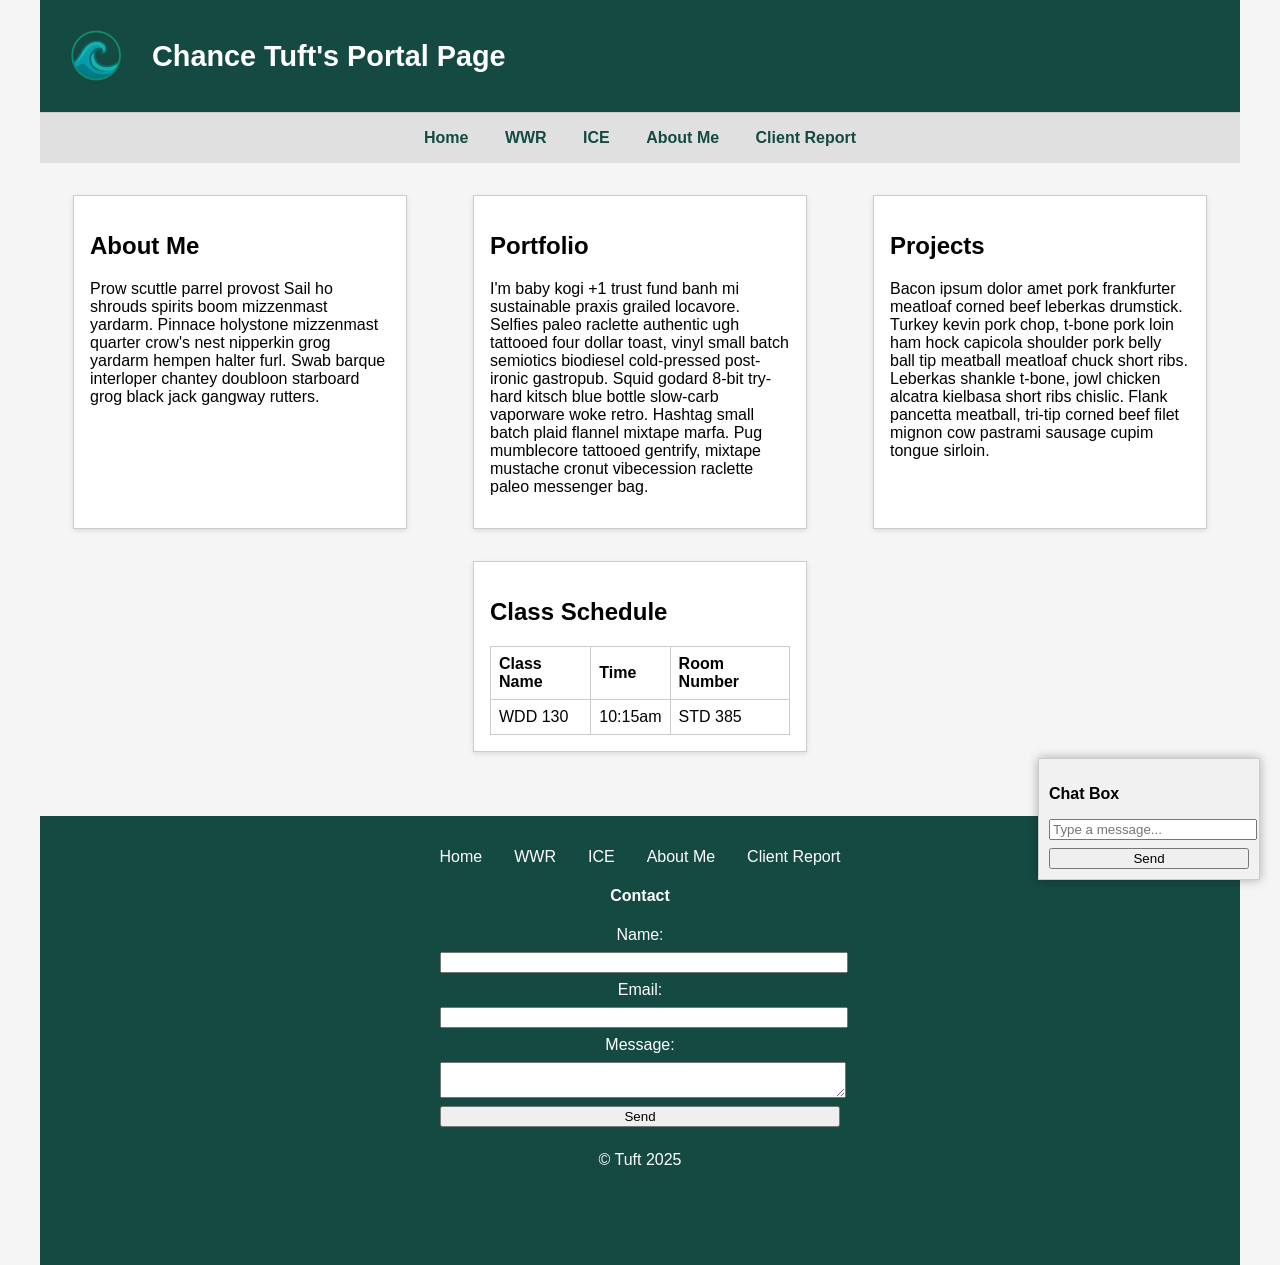
<file: index.html>
<!DOCTYPE html>
<!-- This is a comment -->
<html lang="en">
<head>
    <meta charset="UTF-8" />
    <meta name="viewport" content="width=device-width, initial-scale=1.0" />
    <title>Portal Page</title>
    <style>
        /* General page styles */
        body {
            background-color: #f5f5f5;
            font-family: Arial, sans-serif;
            margin: 0;
            padding: 0;
        }

        /* Wrapper for layout */
        #wrapper {
            max-width: 1200px;
            margin: 0 auto;
            padding: 0 1rem;
        }

        /* Header */
        header {
            display: flex;
            align-items: center;
            background-color: #154a43;
            padding: 1rem;
            border-bottom: 1px solid #ccc;
            color: white;
        }
        header img {
            margin-right: 1rem;
        }
        header h1 {
            font-size: 1.8rem;
            margin: 0;
        }

        /* Navigation */
        nav {
            background-color: #e0e0e0;
            padding: 1rem;
            text-align: center;
        }
        nav a {
            margin: 0 1rem;
            text-decoration: none;
            color: #154a43;
            font-weight: bold;
        }
        nav a:hover {
            text-decoration: underline;
        }

        /* Main content */
        main {
            display: flex;
            flex-wrap: wrap;
            justify-content: space-around;
            padding: 1rem 0;
        }
        main section {
            background-color: #fff;
            border: 1px solid #ccc;
            padding: 1rem;
            margin: 1rem;
            flex: 0 1 300px;
            box-shadow: 0 2px 5px rgba(0,0,0,0.1);
        }
        main table {
            width: 100%;
            border-collapse: collapse;
            margin-top: 1rem;
        }
        main th, main td {
            border: 1px solid #ccc;
            padding: 0.5rem;
            text-align: left;
        }

        /* Footer */
        footer {
            background-color: #154a43;
            color: white;
            padding: 1rem;
            padding-bottom: 80px;
            margin-top: 2rem;
            text-align: center;
        }
        footer ul {
            list-style: none;
            padding: 0;
            margin-bottom: 1rem;
            display: flex;
            justify-content: center;
        }
        footer li {
            margin: 0 1rem;
        }
        footer a {
            color: white;
            text-decoration: none;
        }
        footer a:hover {
            text-decoration: underline;
        }

        /* Footer form */
        footer form {
            max-width: 400px;
            margin: 0 auto 1rem auto;
            display: flex;
            flex-direction: column;
        }
        footer form label,
        footer form input,
        footer form textarea,
        footer form button {
            margin-bottom: 0.5rem;
            width: 100%;
        }

        /* Chat box */
        .chat-box {
            position: fixed;
            bottom: 20px;
            right: 20px;
            width: 200px;
            background-color: #f1f1f1;
            border: 1px solid #ccc;
            padding: 10px;
            box-shadow: 0 0 10px rgba(0,0,0,0.3);
            z-index: 999; /* makes sure it's on top */
        }
        .chat-box input {
            width: 100%;
            margin-bottom: 0.5rem;
        }
        .chat-box button {
            width: 100%;
        }
    </style>
</head>

<body>
    <div id="wrapper">

        <!-- HEADER -->
        <header>
            <img src="images/Wave.png" alt="Logo" width="80">
            <h1>Chance Tuft's Portal Page</h1>
        </header>

        <!-- NAVIGATION BAR -->
        <nav>
            <a href="index.html">Home</a>
            <a href="wwr/styles/index.html">WWR</a>
            <a href="ice/index.html">ICE</a>
            <a href="aboutme.html">About Me</a>
            <a href="client_report.html">Client Report</a>
        </nav>

        <!-- MAIN CONTENT -->
        <main>
            <section>
                <h2>About Me</h2>
                <p>Prow scuttle parrel provost Sail ho shrouds spirits boom mizzenmast yardarm. Pinnace holystone mizzenmast quarter crow's nest nipperkin grog yardarm hempen halter furl. Swab barque interloper chantey doubloon starboard grog black jack gangway rutters.</p>
            </section>

            <section>
                <h2>Portfolio</h2>
                <p>I'm baby kogi +1 trust fund banh mi sustainable praxis grailed locavore. Selfies paleo raclette authentic ugh tattooed four dollar toast, vinyl small batch semiotics biodiesel cold-pressed post-ironic gastropub. Squid godard 8-bit try-hard kitsch blue bottle slow-carb vaporware woke retro. Hashtag small batch plaid flannel mixtape marfa. Pug mumblecore tattooed gentrify, mixtape mustache cronut vibecession raclette paleo messenger bag.</p>
            </section>

            <section>
                <h2>Projects</h2>
                <p>Bacon ipsum dolor amet pork frankfurter meatloaf corned beef leberkas drumstick. Turkey kevin pork chop, t-bone pork loin ham hock capicola shoulder pork belly ball tip meatball meatloaf chuck short ribs. Leberkas shankle t-bone, jowl chicken alcatra kielbasa short ribs chislic. Flank pancetta meatball, tri-tip corned beef filet mignon cow pastrami sausage cupim tongue sirloin.</p>
            </section>

            <section>
                <h2>Class Schedule</h2>
                <table>
                    <tr>
                        <th>Class Name</th>
                        <th>Time</th>
                        <th>Room Number</th>
                    </tr>
                    <tr>
                        <td>WDD 130</td>
                        <td>10:15am</td>
                        <td>STD 385</td>
                    </tr>
                </table>
            </section>
        </main>

        <!-- FOOTER -->
        <footer>
            <ul>
                <li><a href="index.html">Home</a></li>
                <li><a href="wwr/index.html">WWR</a></li>
                <li><a href="ice/index.html">ICE</a></li>
                <li><a href="aboutme.html">About Me</a></li>
                <li><a href="client_report.html">Client Report</a></li>
            </ul>

            <h4>Contact</h4>
            <form>
                <label for="name">Name:</label>
                <input type="text" id="name" name="name" required>
                <label for="email">Email:</label>
                <input type="email" id="email" name="email" required>
                <label for="message">Message:</label>
                <textarea name="message" id="message" required></textarea>
                <button type="submit">Send</button>
            </form>

            <p>&copy; Tuft 2025</p>
        </footer>

        <!-- CHAT BOX (floating) -->
        <div class="chat-box">
            <p><strong>Chat Box</strong></p>
            <input type="text" placeholder="Type a message..." />
            <button>Send</button>
        </div>

    </div>
</body>
</html>
</file>
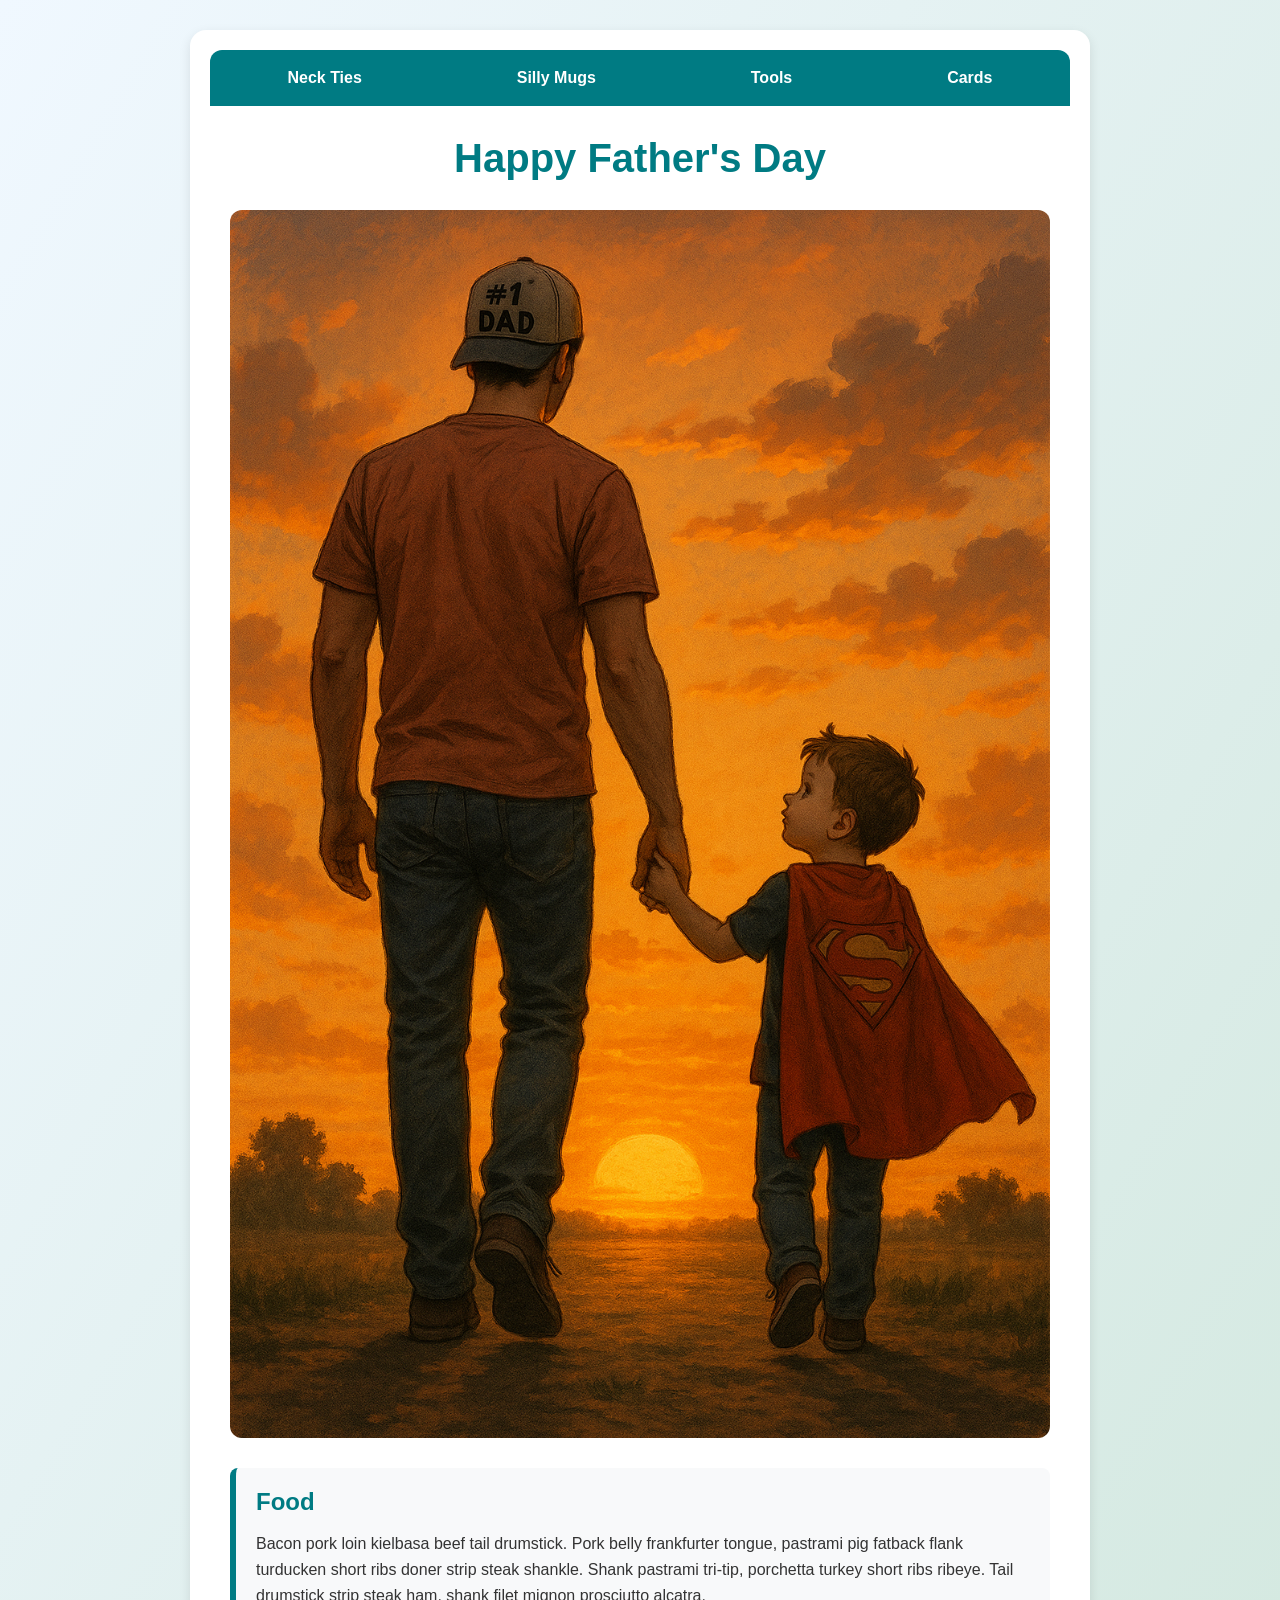
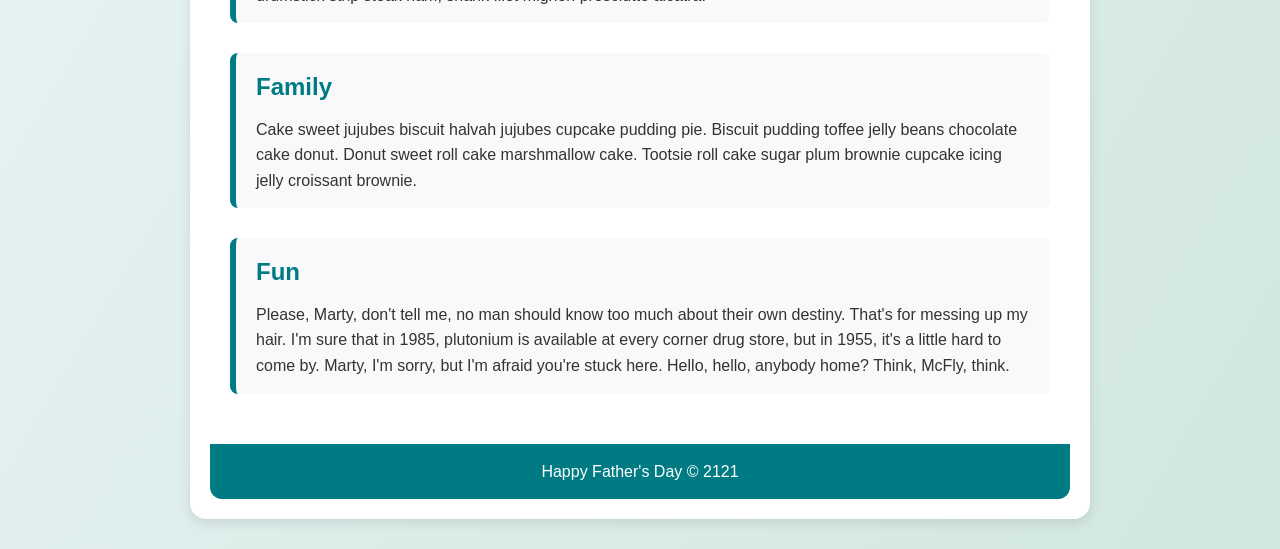
<file: ice/fathersday/fathersday/index.html>
<!DOCTYPE html>
<html lang="en">

<head>
    <meta charset="UTF-8">
    <meta name="viewport" content="width=device-width, initial-scale=1.0">
    <title>Father's Day Page</title>
    <link rel="stylesheet" href="styles/styles.css">
</head>

<body>
    <div id="wrapper">
        <header>
            <nav>
                <ul>
                    <li>Neck Ties</li>
                    <li>Silly Mugs</li>
                    <li>Tools</li>
                    <li>Cards</li>
                </ul>
            </nav>
        </header>
        <main>
            <h1>Happy Father's Day</h1>
            <img src="images/fathersday.png">
            <section>
                <h2>Food</h2>
                <p>Bacon pork loin kielbasa beef tail drumstick. Pork belly frankfurter tongue,
                     pastrami pig fatback flank turducken short ribs doner strip steak shankle.
                      Shank pastrami tri-tip, porchetta turkey short ribs ribeye. 
                      Tail drumstick strip steak ham, shank filet mignon prosciutto alcatra. </p>
            </section>
            <section>
                <h2>Family</h2>
                <p>Cake sweet jujubes biscuit halvah jujubes cupcake pudding pie. Biscuit
                    pudding toffee jelly beans chocolate cake donut. Donut sweet roll cake
                    marshmallow cake. Tootsie roll cake sugar plum brownie cupcake icing
                    jelly croissant brownie.</p>
            </section>
            <section>
                <h2>Fun</h2>
                <p>Please, Marty, don't tell me, no man should know too much about their own
                     destiny. That's for messing up my hair. I'm sure that in 1985, 
                     plutonium is available at every corner drug store, but in 1955, 
                     it's a little hard to come by. Marty, I'm sorry, but I'm afraid 
                     you're stuck here. Hello, hello, anybody home? Think, McFly, think. 
                     </p>
            </section>
        </main>
        <footer>
            Happy Father's Day &copy; 2121
        </footer>
    </div>
</body>

</html>
</file>
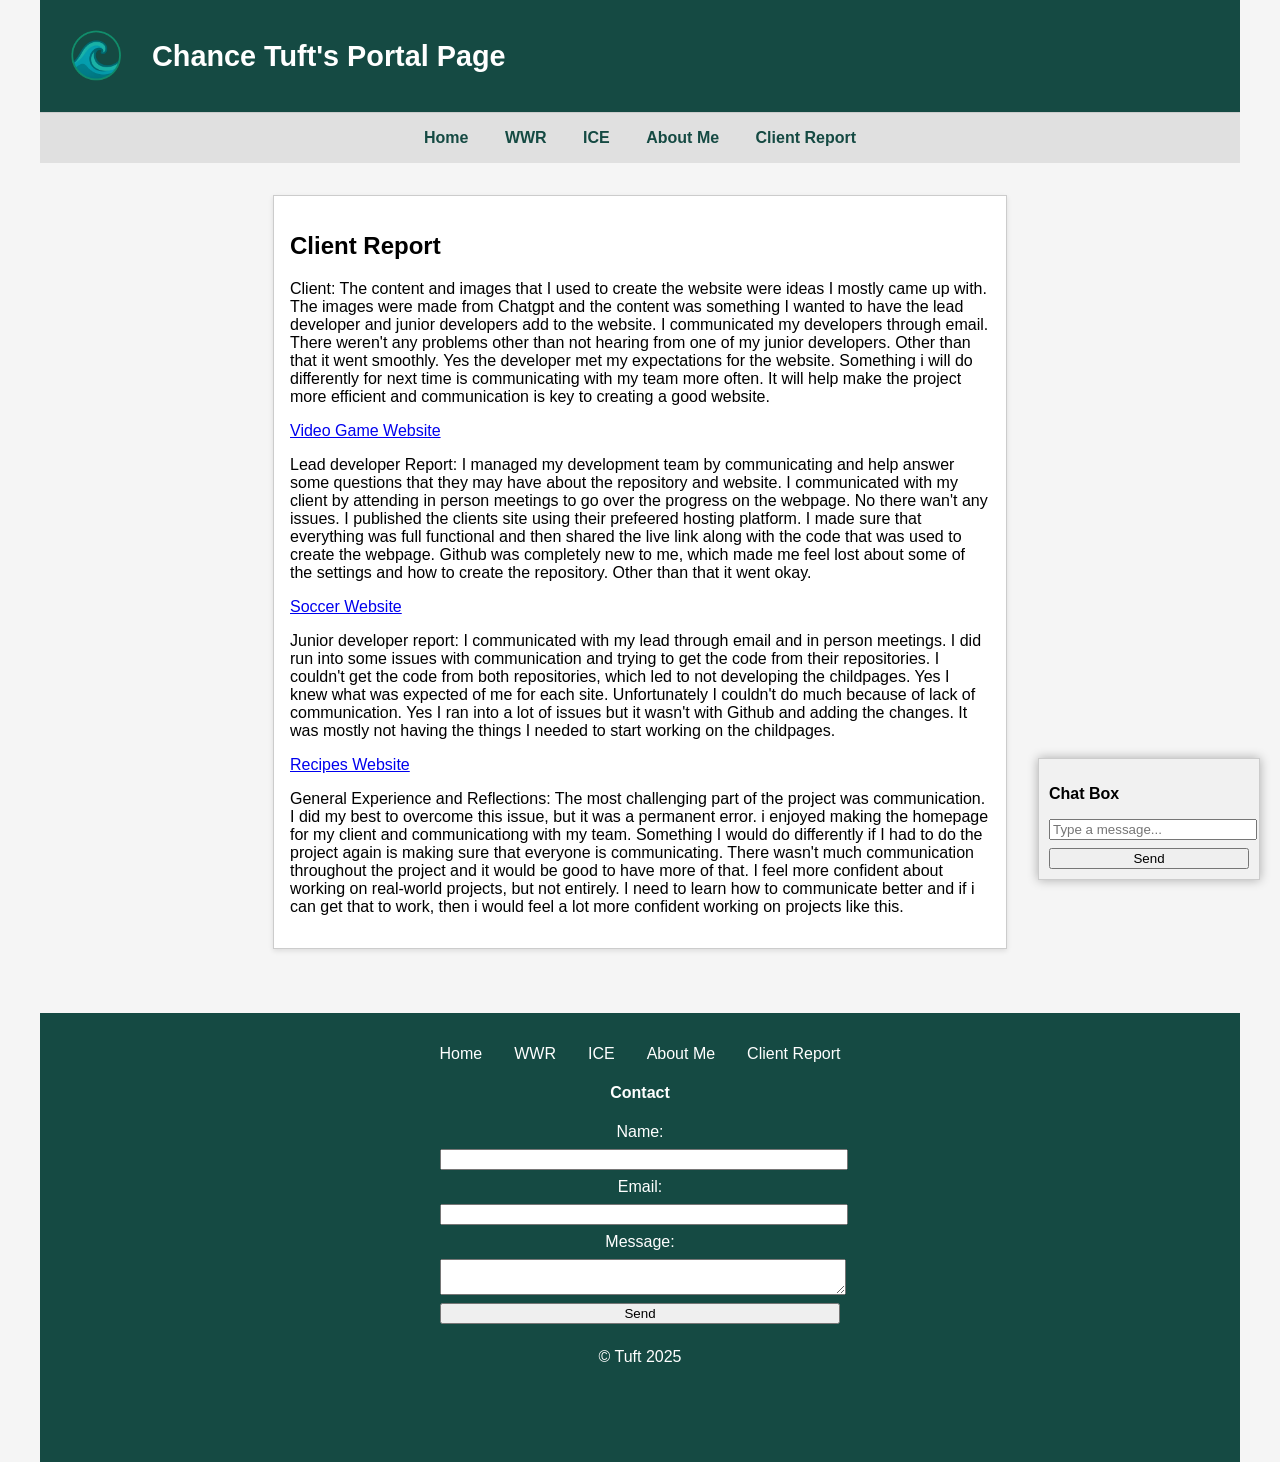
<file: client_report.html>
<!DOCTYPE html>
<!-- This is a comment -->
<html lang="en">
<head>
    <meta charset="UTF-8" />
    <meta name="viewport" content="width=device-width, initial-scale=1" />
    <title>About Me</title>
    <style>
        /* General page styles */
        body {
            background-color: #f5f5f5;
            font-family: Arial, sans-serif;
            margin: 0;
            padding: 0;
        }

        /* Wrapper for layout */
        #wrapper {
            max-width: 1200px;
            margin: 0 auto;
            padding: 0 1rem;
        }

        /* Header */
        header {
            display: flex;
            align-items: center;
            background-color: #154a43;
            padding: 1rem;
            border-bottom: 1px solid #ccc;
            color: white;
        }
        header img {
            margin-right: 1rem;
        }
        header h1 {
            font-size: 1.8rem;
            margin: 0;
        }

        /* Navigation */
        nav {
            background-color: #e0e0e0;
            padding: 1rem;
            text-align: center;
        }
        nav a {
            margin: 0 1rem;
            text-decoration: none;
            color: #154a43;
            font-weight: bold;
        }
        nav a:hover {
            text-decoration: underline;
        }

        /* Main content */
        main {
            display: flex;
            flex-wrap: wrap;
            justify-content: center;
            padding: 1rem 0;
        }
        main section {
            background-color: #fff;
            border: 1px solid #ccc;
            padding: 1rem;
            margin: 1rem;
            max-width: 700px;
            box-shadow: 0 2px 5px rgba(0,0,0,0.1);
        }
        main img {
            float: left;
            margin-right: 1rem;
            width: 200px;
        }

        /* Footer */
        footer {
            background-color: #154a43;
            color: white;
            padding: 1rem;
            padding-bottom: 80px;
            margin-top: 2rem;
            text-align: center;
        }
        footer ul {
            list-style: none;
            padding: 0;
            margin-bottom: 1rem;
            display: flex;
            justify-content: center;
        }
        footer li {
            margin: 0 1rem;
        }
        footer a {
            color: white;
            text-decoration: none;
        }
        footer a:hover {
            text-decoration: underline;
        }

        /* Footer form */
        footer form {
            max-width: 400px;
            margin: 0 auto 1rem auto;
            display: flex;
            flex-direction: column;
        }
        footer form label,
        footer form input,
        footer form textarea,
        footer form button {
            margin-bottom: 0.5rem;
            width: 100%;
        }

        /* Chat box */
        .chat-box {
            position: fixed;
            bottom: 20px;
            right: 20px;
            width: 200px;
            background-color: #f1f1f1;
            border: 1px solid #ccc;
            padding: 10px;
            box-shadow: 0 0 10px rgba(0,0,0,0.3);
            z-index: 999;
        }
        .chat-box input {
            width: 100%;
            margin-bottom: 0.5rem;
        }
        .chat-box button {
            width: 100%;
        }
    </style>
</head>

<body>
    <div id="wrapper">

        <!-- HEADER -->
        <header>
            <img src="images/Wave.png" alt="Logo" width="80">
            <h1>Chance Tuft's Portal Page</h1>
        </header>

        <!-- NAVIGATION BAR -->
        <nav>
            <a href="index.html">Home</a>
            <a href="wwr/index.html">WWR</a>
            <a href="ice/index.html">ICE</a>
            <a href="aboutme.html">About Me</a>
            <a href="client_report.html">Client Report</a>
        </nav>

        <!-- MAIN CONTENT -->
        <main>
            <section>
                <h2>Client Report</h2>
                <p>Client: The content and images that I used to create the website were ideas I mostly came up with. The images were made from Chatgpt and the content was something I wanted to have the lead developer and junior developers add to the website. I communicated my developers through email. There weren't any problems other than not hearing from one of my junior developers. Other than that it went smoothly. Yes the developer met my expectations for the website. Something i will do differently for next time is communicating with my team more often. It will help make the project more efficient and communication is key to creating a good website.</p>
                <a href="https://chancedadude.github.io/wdd130-butler/" target="_blank">Video Game Website</a>
                <p>Lead developer Report: I managed my development team by communicating and help answer some questions that they may have about the repository and website. I communicated with my client by attending in person meetings to go over the progress on the webpage. No there wan't any issues. I published the clients site using their prefeered hosting platform. I made sure that everything was full functional and then shared the live link along with the code that was used to create the webpage. Github was completely new to me, which made me feel lost about some of the settings and how to create the repository. Other than that it went okay.</p>
                <a href="https://mailleneus.github.io/wdd130-tuft/" target="_blank">Soccer Website</a>
                <p>Junior developer report: I communicated with my lead through email and in person meetings. I did run into some issues with communication and trying to get the code from their repositories. I couldn't get the code from both repositories, which led to not developing the childpages. Yes I knew what was expected of me for each site. Unfortunately I couldn't do much because of lack of communication. Yes I ran into a lot of issues but it wasn't with Github and adding the changes. It was mostly not having the things I needed to start working on the childpages.</p>
                <a href="https://tylermuir42.github.io/wdd130-andres/" target="_blank">Recipes Website</a>
                <p>General Experience and Reflections: The most challenging part of the project was communication. I did my best to overcome this issue, but it was a permanent error. i enjoyed making the homepage for my client and communicationg with my team. Something I would do differently if I had to do the project again is making sure that everyone is communicating. There wasn't much communication throughout the project and it would be good to have more of that. I feel more confident about working on real-world projects, but not entirely. I need to learn how to communicate better and if i can get that to work, then i would feel a lot more confident working on projects like this.</p>
            </section>
        </main>

        <!-- FOOTER -->
        <footer>
            <ul>
                <li><a href="index.html">Home</a></li>
                <li><a href="wwr/index.html">WWR</a></li>
                <li><a href="ice/index.html">ICE</a></li>
                <li><a href="aboutme.html">About Me</a></li>
                <li><a href="client_report.html">Client Report</a></li>
            </ul>

            <h4>Contact</h4>
            <form>
                <label for="name">Name:</label>
                <input type="text" id="name" name="name" required>
                <label for="email">Email:</label>
                <input type="email" id="email" name="email" required>
                <label for="message">Message:</label>
                <textarea name="message" id="message" required></textarea>
                <button type="submit">Send</button>
            </form>

            <p>&copy; Tuft 2025</p>
        </footer>

        <!-- CHAT BOX (floating) -->
        <div class="chat-box">
            <p><strong>Chat Box</strong></p>
            <input type="text" placeholder="Type a message..." />
            <button>Send</button>
        </div>

    </div>
</body>
</html>
</file>
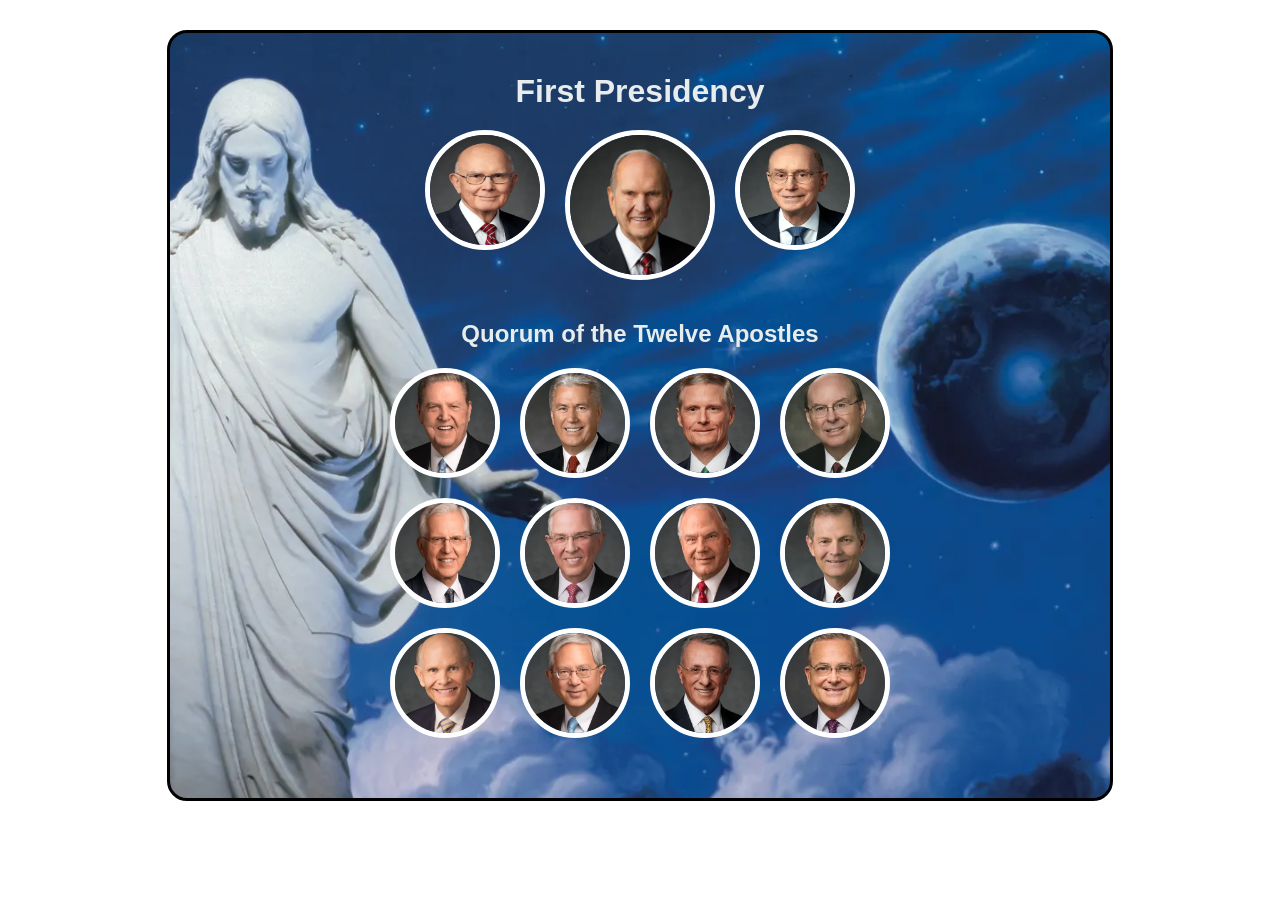
<file: ice/apostle_spotlight/apostles.html>
<!DOCTYPE html>
<html lang="en">
<head>
    <meta charset="UTF-8">
    <meta name="viewport" content="width=device-width, initial-scale=1.0">
    <title>Apostles Spotlights</title>
    <style>
        body {
            font-family: Arial, sans-serif;
            color: #E8ECEC;
            margin: 0;
            padding: 0;
        }

        .container {
            text-align: center;
            padding: 20px;
            background: url('images/christus.webp') no-repeat center center fixed;
            background-size: cover;
            background-color: rgba(0, 0, 0, 0.4);
            border-radius: 20px;
            margin: 30px auto;
            max-width: 900px;
            border: 3px solid black;
        }

        h1, h2 {
            margin: 20px 0;
        }

        .first-presidency, .quorum {
            display: flex;
            flex-wrap: wrap;
            justify-content: center;
            gap: 20px;
            margin-bottom: 40px;
        }

        .first-presidency img, .quorum img {
            width: 100px;
            height: 100px;
            border-radius: 50%;
            border: 5px solid white;
            transition: border-color 0.3s;
        }

        .first-presidency img {
            width: 140px;
            height: 140px;
        }

        .quorum{
            display: grid;
            grid-template-columns: repeat(4, 1fr);
            flex-wrap: wrap;
            justify-items: center;
            gap: 20px;
            max-width: 500px;
            margin: 0 auto 40px;
        }

        .quorum img {
            width: 100px;
            height: 100px;
            border-radius: 50%;
            border: 5px solid white;
            object-fit: cover;
        }

        .first-presidency img:hover, .quorum img:hover {
            border-color: gold;
        }

        img:hover {
            border-color: gold;
        }
    </style>
</head>
<body>
    <div class="container">
        <h1>First Presidency</h1>
        <div class="first-presidency">
        <img src="images/oaks.webp" alt="President Oaks" style="width:110px; height:110px;">
        <img src="images/nelson.webp" alt="President Nelson" style="width:140px; height:140px;">
        <img src="images/eyring.webp" alt="President Eyring" style="width:110px; height:110px;">
    </div>

    <h2>Quorum of the Twelve Apostles</h2>
    <div class="quorum">

        <img src="images/holland.webp" alt="Apostle 1">
        <img src="images/uchtdorf.webp" alt="Apostle 2">
        <img src="images/bednar.webp" alt="Apostle 3">
        <img src="images/cook.webp" alt="Apostle 4">
        <img src="images/christofferson.webp" alt="Apostle 5">
        <img src="images/anderson.webp" alt="Apostle 6">
        <img src="images/rasband.webp" alt="Apostle 7">
        <img src="images/stevenson.webp" alt="Apostle 8">
        <img src="images/renlund.webp" alt="Apostle 9">
        <img src="images/gong.webp" alt="Apostle 10">
        <img src="images/soares.webp" alt="Apostle 11">
        <img src="images/kearon.webp" alt="Apostle 12">
      </div>
    </div>
</body>
</html>
</file>
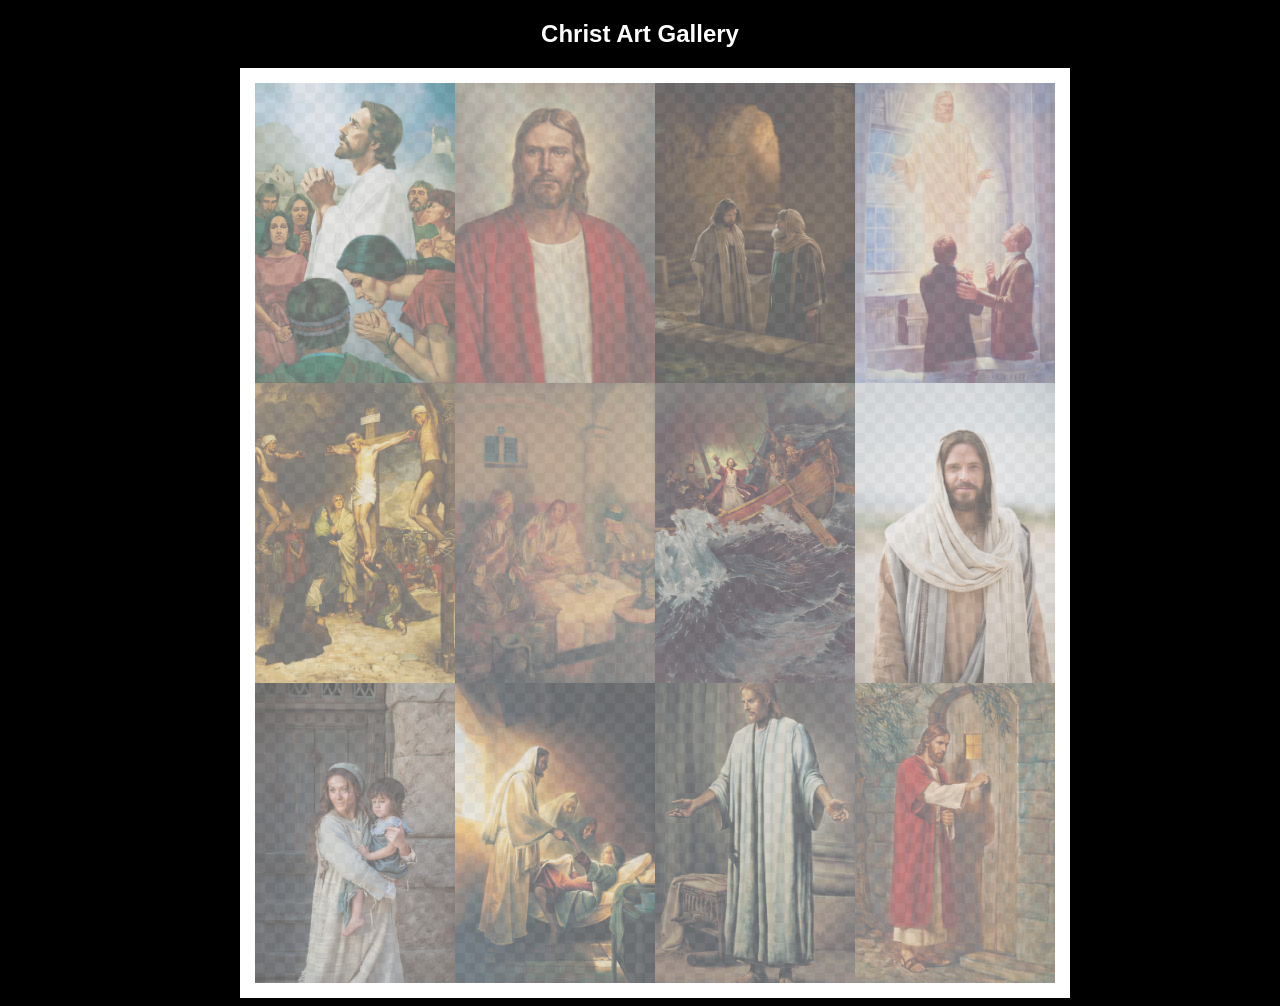
<file: ice/gallery/gallery.html>
<!DOCTYPE html>
<html lang="en">
<head>
    <meta charset="UTF-8">
    <meta name="viewport" content="width=device-width, initial-scale=1.0">
    <title>Images of Christ</title>
    <style>
        body {
            background: black;
        }
        #wrapper{
            width: 800px;
            margin: 0 auto;
        }
        nav {
            color: white;
            text-align: center;
            font-family: Haettenschweiler, 'Arial Narrow Bold', sans-serif;
        }
        #gallery{
            display: grid;
            grid-template-columns: 200px 200px 200px 200px;
            border: 15px solid rgb(255, 255, 255);
            width: 100%;
            background-color: #ddd;
            background-image:
                linear-gradient(45deg, #ccc 26%, transparent 26%), 
                linear-gradient(135deg, #ccc 26%, transparent 26%),
                linear-gradient(45deg, transparent 75%, #ccc 75%),
                linear-gradient(135deg, transparent 75%, #ccc 75%);
            background-size: 20px 20px; /* Must be a square */
            background-position: 0 0, 10px 0, 10px -10px, 0px 10px; 
            
        }
        #gallery a {
            cursor: url('images/christus.png'), pointer;
        }
        #gallery img {
            width: 200px;
            height: 300px;
            opacity:50%;
            display:block;
        }
        #gallery img:hover{
            opacity: 100%;
        }
    </style>
</head>
<body>
    <div id="wrapper">
        <nav>
            <h1>Christ Art Gallery</h1>
        </nav>
        <main>
            <div id="gallery">
                <a href="images/big/img1.png"><img src="images/small/img1.jpg" alt="small file size" ></a>
                <a href="images/big/img1.png"><img src="images/small/img2.jpg" alt="small file size" ></a>
                <a href="images/big/img1.png"><img src="images/small/img3.jpg" alt="small file size" ></a>
                <a href="images/big/img1.png"><img src="images/small/img4.jpg" alt="small file size" ></a>
                <a href="images/big/img1.png"><img src="images/small/img5.jpg" alt="small file size" ></a>
                <a href="images/big/img1.png"><img src="images/small/img6.jpg" alt="small file size" ></a>
                <a href="images/big/img1.png"><img src="images/small/img7.jpg" alt="small file size" ></a>
                <a href="images/big/img1.png"><img src="images/small/img8.jpg" alt="small file size" ></a>
                <a href="images/big/img1.png"><img src="images/small/img9.jpg" alt="small file size" ></a>
                <a href="images/big/img1.png"><img src="images/small/img10.jpg" alt="small file size" ></a>
                <a href="images/big/img1.png"><img src="images/small/img11.jpg" alt="small file size" ></a>
                <a href="images/big/img1.png"><img src="images/small/img12.jpg" alt="small file size" ></a>
            </div>
        </main>
    </div>
</body>
</html>
</file>
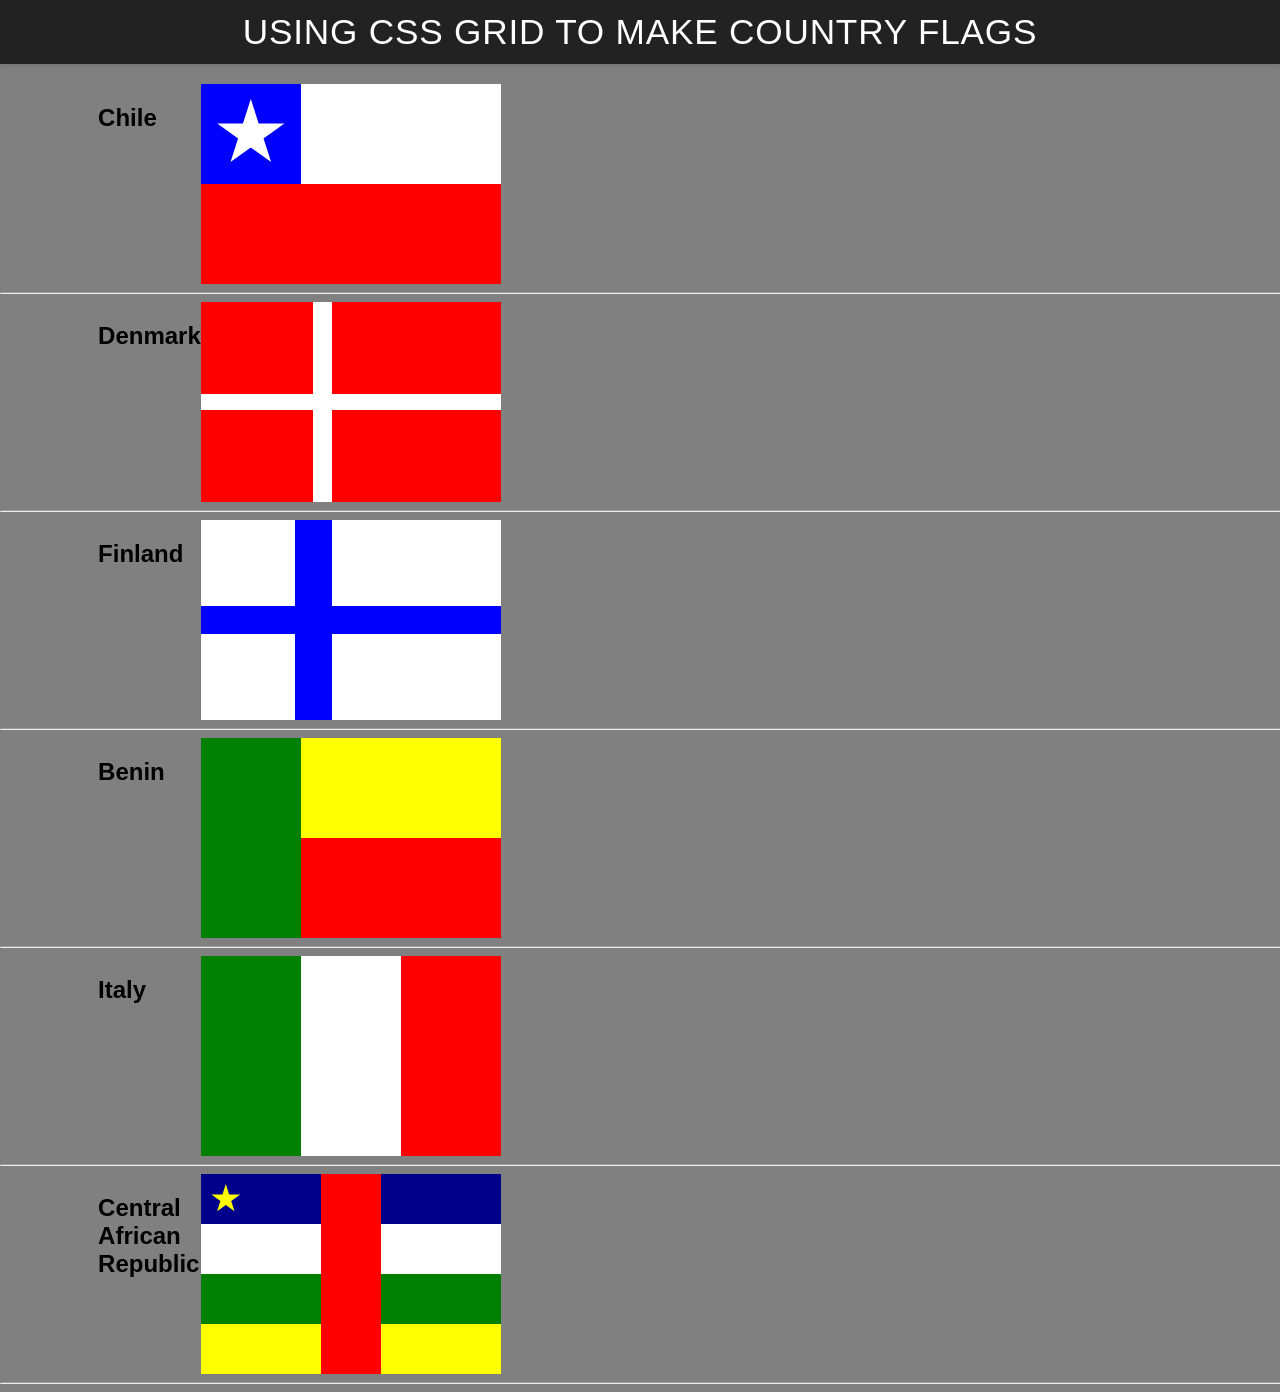
<file: ice/grid_flags/flags.html>
<!DOCTYPE html>
<html lang="en">

<head>
    <meta charset="UTF-8">
    <meta name="viewport" content="width=device-width, initial-scale=1.0">
    <title>Flag</title>
    <style>
        body {
            margin: 0;
            font-family: 'Helvetica Neue', sans-serif;
            background-color: gray;
        }

        header {
            background-color: #222;
            color: #fff;
            padding: 0.75rem 1.5rem;
            display: flex;
            align-items: center;
            justify-content: center;
            font-size: 1.1rem;
            letter-spacing: 0.05rem;
            text-transform: uppercase;
            box-shadow: 0 2px 4px rgba(0, 0, 0, 0.1);
        }

        header h1 {
            margin: 0;
            font-weight: 400;
        }
        main {
            display: grid;
            grid-template-columns: .1fr .1fr 1fr .1fr;
            margin-top: 20px;
        }
        hr {
            width: 100%;
            grid-column: 1 / 5;
        }
        h2 {
            grid-column: 2/3;
        }

        #blue {
            background: blue;
            grid-column: 1 / 2;
            display: grid;
            align-items: center;
            justify-items: center;
        }

        #white {
            background: white;
            grid-column: 2 / 4;
        }

        #red {
            background: red;
            grid-column: 1 / 4;
        }

        #chile {
            display: grid;
            grid-template-columns: 1fr 1fr 1fr;
            grid-template-rows: 1fr 1fr;
            height: 200px;
            width: 300px;
        }

        .star {
            width: 70px;
            aspect-ratio: 1;
            background: white;
            clip-path: polygon(50% 0, 79% 90%, 2% 35%, 98% 35%, 21% 90%);
        }

        #denmark {
            background-color: white;
            display: grid;
            grid-template-columns: 6fr 1fr 9fr;
            grid-template-rows: 6fr 1fr 6fr;
            height: 200px;
            width: 300px;
        }

        #dred1, #dred2, #dred3, #dred4 {
            background-color: red;
        }

        #dred1 {
            grid-column: 1 / 2;
            grid-row: 1 / 2;
        }

        #dred2 {
            grid-column: 3 / 4;
            grid-row: 1 / 2;
        }

        #dred3 {
            grid-column: 1 / 2;
            grid-row: 3 / 4;
        }

        #dred4 {
            grid-column: 3 / 4;
            grid-row: 3 / 4;
        }

        #finland {
            display: grid;
            grid-template-columns: 5fr 2fr 9fr;
            grid-template-rows: 6fr 2fr 6fr;
            height: 200px;
            width: 300px;
            background-color: white;
        }

        #fwhite1, #fwhite2, #fwhite3, #fwhite4 {
            background-color: white;
        }

        #finland > div:nth-child(2) {
            background-color: blue;
            grid-column: 2 / 3;
            grid-row: 1 / 4;
        }

        #finland > div:nth-child(3) {
            background-color: blue;
            grid-column: 1 / 4;
            grid-row: 2 / 3;
        }

        #benin {
            display: grid;
            grid-template-columns: 1fr 2fr;
            grid-template-rows: 1fr 1fr;
            height: 200px;
            width: 300px;
        }

        #bgreen {
            background-color: green;
            grid-column: 1 / 2;
            grid-row: 1 / 3;
        }

        #byellow {
            background-color: yellow;
            grid-column: 2 / 3;
            grid-row: 1 / 2;
        }

        #bred {
            background-color: red;
            grid-column: 2 / 3;
            grid-row: 2 / 3;
        }

        #italy {
            display: grid;
            grid-template-columns: 1fr 1fr 1fr;
            grid-template-rows: 1fr;
            height: 200px;
            width: 300px;
        }

        #igreen {
            background-color: green;
        }

        #iwhite {
            background-color: white;
        }

        #ired {
            background-color: red;
        }

        #car {
            display: grid;
            grid-template-columns: 1fr 1fr 1fr 1fr 1fr;
            grid-template-rows: 1fr 1fr 1fr 1fr;
            height: 200px;
            width: 300px;
            position: relative;
        }

        #car-blue {
            background-color: darkblue;
            grid-column: 1 / 6;
            grid-row: 1 / 2;
        }

        #car-white {
            background-color: white;
            grid-column: 1 / 6;
            grid-row: 2 / 3;
        }

        #car-green {
            background-color: green;
            grid-column: 1 / 6;
            grid-row: 3 / 4;
        }

        #car-yellow {
            background-color: yellow;
            grid-column: 1 / 6;
            grid-row: 4 / 5;
        }

        #car-red {
            background-color: red;
            grid-column: 3 / 4;
            grid-row: 1 / 5;
        }

        #car-star {
            width: 30px;
            aspect-ratio: 1;
            background: yellow;
            clip-path: polygon(50% 0%, 61% 35%, 98% 35%, 68% 57%, 79% 91%, 50% 70%, 21% 91%, 32% 57%, 2% 35%, 39% 35%);
            position: absolute;
            top: 10px;
            left: 10px;
        }
    </style>
</head>

<body>
    <header>
        <h1>Using CSS Grid to make Country Flags</h1>
    </header>
    <main>
        <h2>Chile</h2>
        <div id="chile">
            <div id="blue">
                <div class="star"></div>
            </div>
            <div id="white"></div>
            <div id="red"></div>
        </div>
        <hr>

        <h2>Denmark</h2>
        <div id="denmark">
            <div id="dred1"></div>
            <div id="dred2"></div>
            <div id="dred3"></div>
            <div id="dred4"></div>
        </div>
        <hr>

        <h2>Finland</h2>
        <div id="finland">
            <div id="fwhite1"></div>
            <div id="fwhite2"></div>
            <div id="fwhite3"></div>
            <div id="fwhite4"></div>
        </div>
        <hr>

        <h2>Benin</h2>
        <div id="benin">
            <div id="bgreen"></div>
            <div id="byellow"></div>
            <div id="bred"></div>
        </div>
        <hr>

        <h2>Italy</h2>
        <div id="italy">
            <div id="igreen"></div>
            <div id="iwhite"></div>
            <div id="ired"></div>
        </div>
        <hr>

        <h2>Central African Republic</h2>
        <div id="car">
            <div id="car-blue"></div>
            <div id="car-white"></div>
            <div id="car-green"></div>
            <div id="car-yellow"></div>
            <div id="car-red"></div>
            <div id="car-star"></div>
        </div>
        <hr>
    </main>
</body>

</html>
</file>
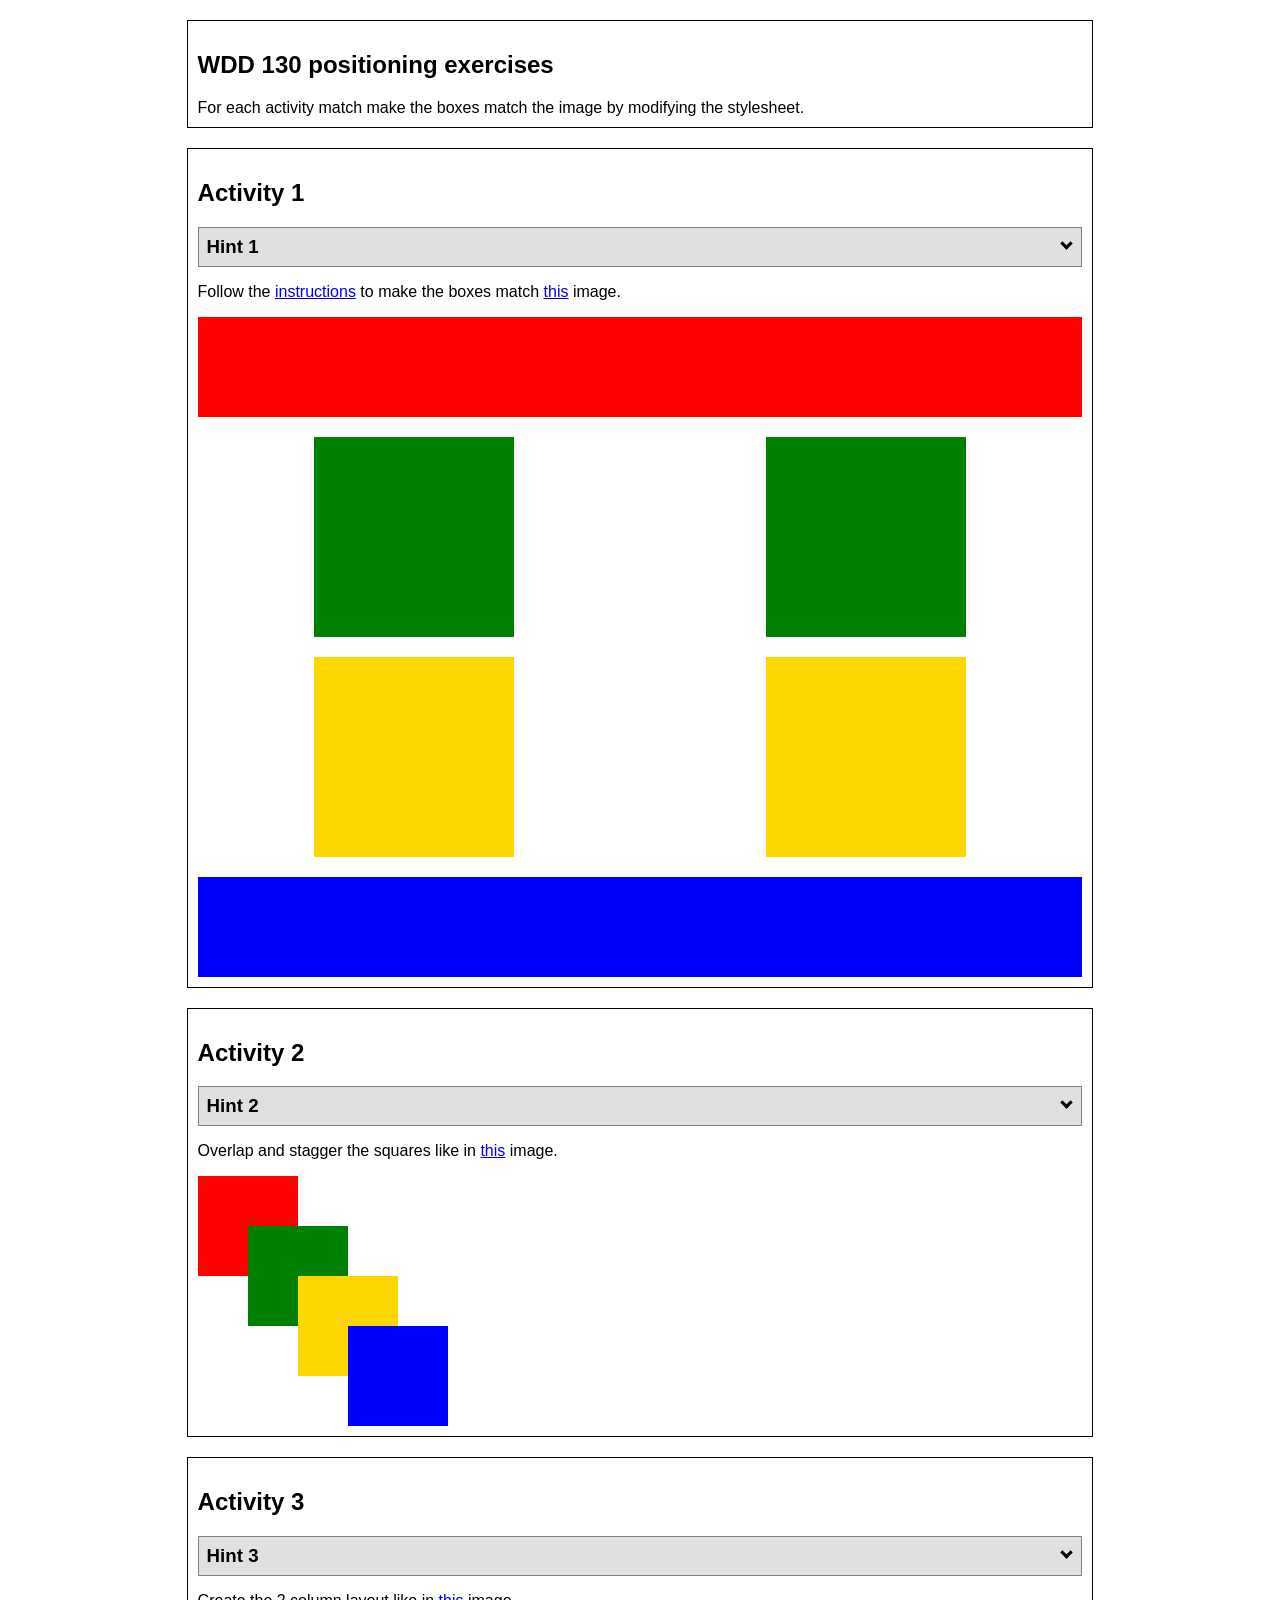
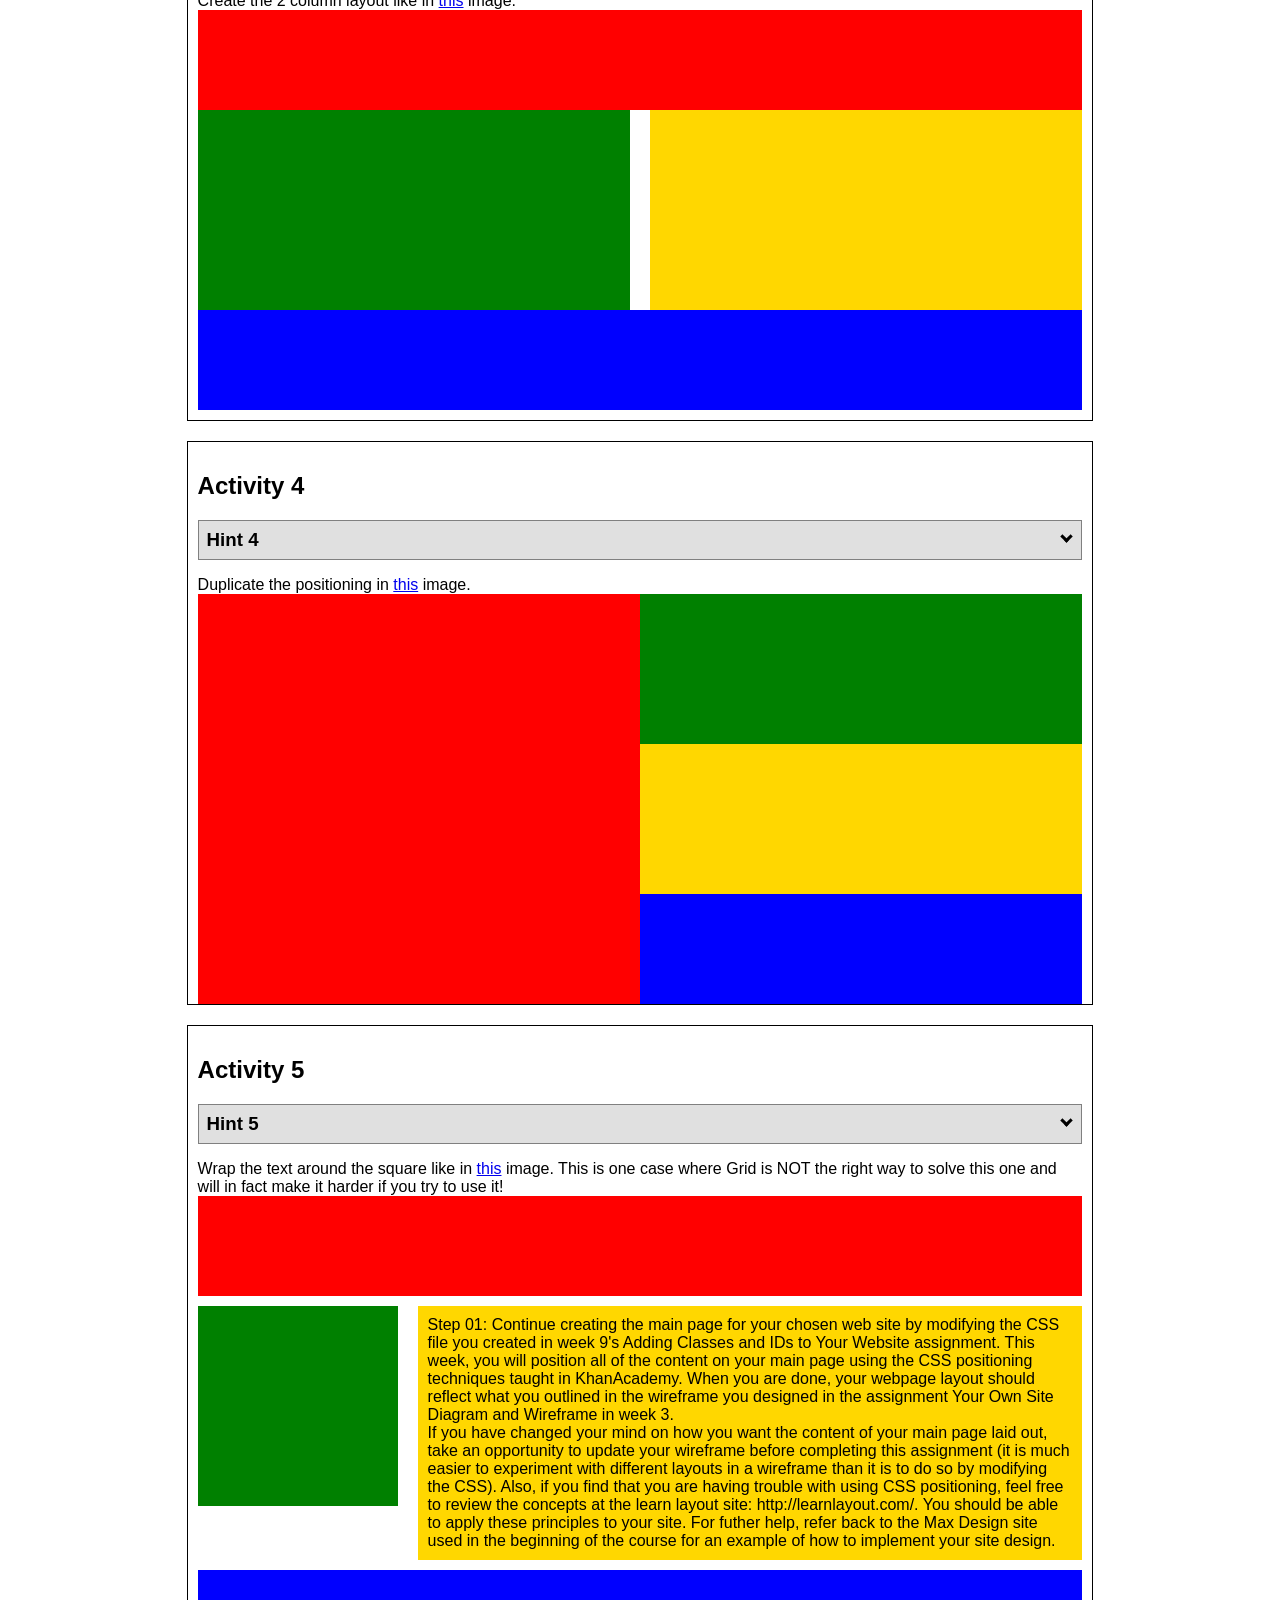
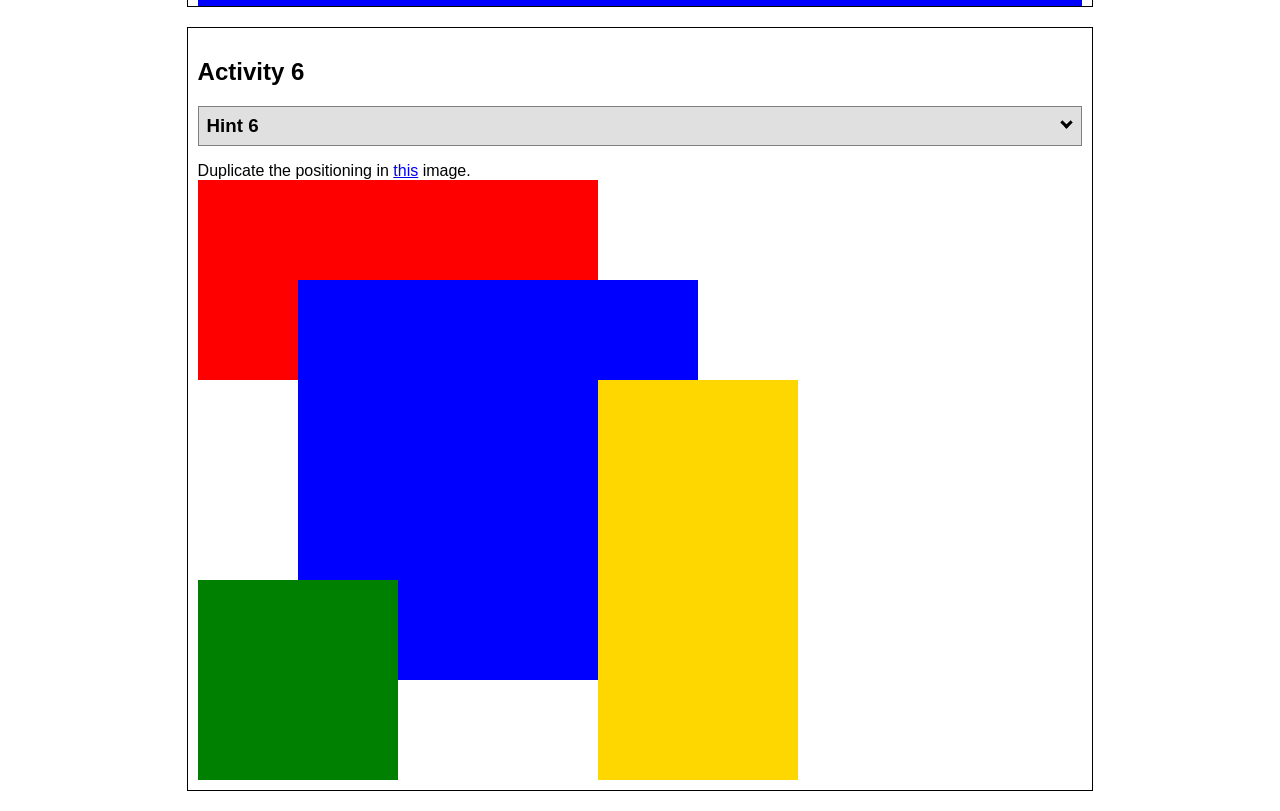
<file: ice/positioning/positioning.html>
<!DOCTYPE html>
<html lang="en">
  <head>
    <!-- HTML - Name: positioning.html -->
    <title>Positioning Activity</title>
    <link rel="stylesheet" type="text/css" href="positionstyles.css" />
  </head>
  <body>
    <div class="activity">
      <h2>WDD 130 positioning exercises</h2>
      For each activity match make the boxes match the image by modifying the stylesheet.</div>
    <div class="activity">
      <h2>Activity 1</h2>
      <section class="hint"><input type="checkbox" ><i></i> <h3>Hint 1</h3><div><p>Check out the <a href="../../activities/week07/ice-css_positioning.html" target="_blank">activity instructions</a></p></div></section>
      <p>Follow the <a href="../../activities/week07/ice-css_positioning.html"" target="_blank">instructions</a> to make the boxes match  <a href="../../images/example1.png" target="_blank">this</a> image.</p>
      <div class="content1" >
        <div class="red1" ></div>
        <div class="green1" ></div>
        <div class="green1" ></div>
        <div class="yellow1"></div>
        <div class="yellow1"></div>
        <div class="blue1"></div>
      </div>
    </div>
    <div class="activity">
      <h2>Activity 2</h2>
      <section class="hint"><input type="checkbox" > <h3>Hint 2</h3><i></i><div>
      <ul>
      <li>grid-template-columns: 50px 50px 50px 50px 50px </li></ul></div></section>
      <p>Overlap and stagger the squares like in <a href="../../images/example2.png" target="_blank">this</a> image.</p>
      <div class="content2" >
        <div class="red2" ></div>
        <div class="green2" ></div>
        <div class="yellow2"></div>
        <div class="blue2"></div>
      </div>
    </div>
    <div class="activity">
      <h2>Activity 3</h2>
      <section class="hint"><input type="checkbox" > <h3>Hint 3</h3><i></i><div><p>This one is going to be best solved with CSS Grid. Remember to make the boxes the right width first...then start moving them around. </p><h4>Properties used:</h4><ul><li>display:grid;</li><li>grid-template-columns:</li><li>grid-column-gap:</li>
        <li>grid-column:</li>  </ul></div></section>
      Create the 2 column layout like in <a href="../../images/example3.png" target="_blank">this</a>  image.
      <div class="content3" >
        <div class="red3" ></div>
        <div class="green3" ></div>
        <div class="yellow3"></div>
        <div class="blue3"></div>
      </div>
    </div>
    <div class="activity">
      <h2>Activity 4</h2>
      <section class="hint"><input type="checkbox" > <h3>Hint 4</h3><i></i><div><p>For the others we have been primarily concerned with width. For this one you will need to adjust height as well. </p><h4>Properties used:</h4><ul><li>display:grid;</li><li>grid-template-columns:</li><li>grid-row:</li></ul></div></section>
      Duplicate the positioning in <a href="../../images/example4.png" target="_blank">this</a> image. 
      <div class="content4" >
        <div class="red4" ></div>
        <div class="green4" ></div>
        <div class="yellow4"></div>
        <div class="blue4"></div>
      </div>
    </div>

    <div class="activity">
      <h2>Activity 5</h2>
      <section class="hint"><input type="checkbox" > <h3>Hint 5</h3><i></i><div><p>Grid is <strong>not</strong> the right way to do this.  In fact there is only one way to really do that...and that is with float. Remember that we float the thing we want the text to wrap around.  Also remember to start by making all the shapes the right size and shape.</p><h4>Properties used:</h4><ul><li>float: left;</li></ul></div></section>
      Wrap the text around the square like in <a href="../../images/example5.png" target="_blank">this</a> image. This is one case where Grid is NOT the right way to solve this one and will in fact make it harder if you try to use it!
      <div class="content5" >
        <div class="red5" ></div>
        <div class="green5" ></div>
        <div class="yellow5">Step 01: Continue creating the main page for your chosen web site by modifying the CSS file you created in week 9's Adding Classes and IDs to Your Website assignment. This week, you will position all of the content on your main page using the CSS positioning techniques taught in KhanAcademy. When you are done, your webpage layout should reflect what you outlined in the wireframe you designed in the assignment Your Own Site Diagram and Wireframe in week 3. <br />
          If you have changed your mind on how you want the content of your main page laid out, take an opportunity to update your wireframe before completing this assignment (it is much easier to experiment with different layouts in a wireframe than it is to do so by modifying the CSS). Also, if you find that you are having trouble with using CSS positioning, feel free to review the concepts at the learn layout site: http://learnlayout.com/. You should be able to apply these principles to your site. For futher help, refer back to the Max Design site used in the beginning of the course for an example of how to implement your site design.</div>
        <div class="blue5"></div>
      </div>
    </div>
    <div class="activity">
      <h2>Activity 6</h2>
      <section class="hint"><input type="checkbox" > <h3>Hint 6</h3><i></i><div><p>This one is all about visualizing the grid behind the layout. If you are having a hard time doing that first: all the sizes are even multiples of 100, and second here is another example with the lines drawn: <a href="../../images/example6-hint.png" target="_blank">example 6 with lines</a>. For this one you will find it easiest if you use px for the column width. You can also use <kbd>z-index</kbd> to control the element layering.    </p><h4>Properties used:</h4><ul><li>display:grid;</li><li>grid-template-columns:</li><li>grid-column:</li><li>grid-row:</li><li><a href="https://www.w3schools.com/cssref/pr_pos_z-index.asp" target="_blank">z-index:</a></li></ul></div></section>
      Duplicate the positioning in <a href="../../images/example6.png" target="_blank">this</a> image.
      <div class="content6" >
        <div class="red6" ></div>
        <div class="green6" ></div>
        <div class="yellow6"></div>
        <div class="blue6"></div>
      </div>
    </div>
  </body>
</html>
</file>
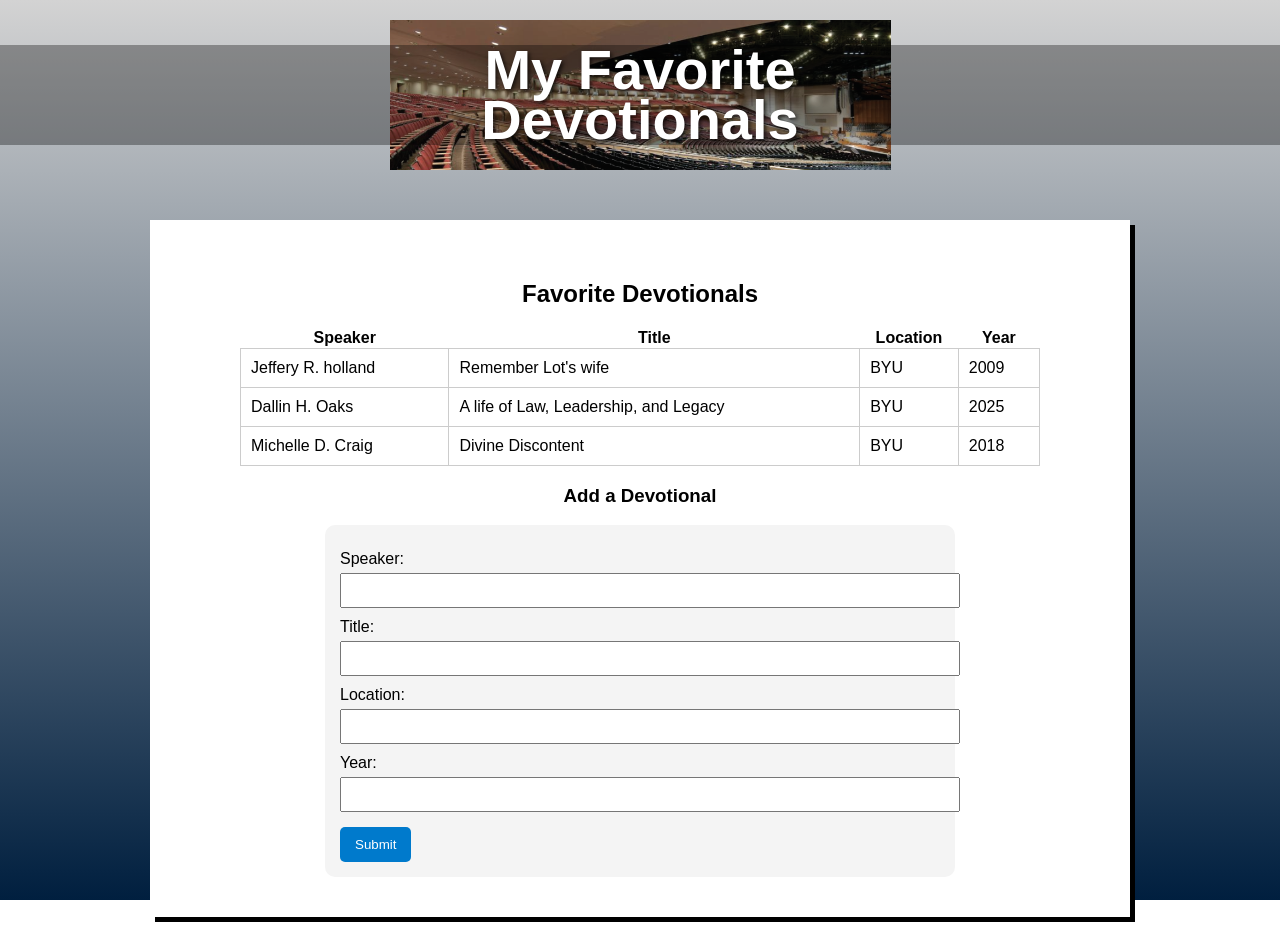
<file: ice/favorite_devo/favorite_devo/favdevo.html>
<!DOCTYPE html>
<html lang="en">
<head>
  <meta charset="UTF-8" />
  <meta name="viewport" content="width=device-width, initial-scale=1.0"/>
  <title>My Favorite Devotionals</title>
  <link rel="stylesheet" href="styles/styles.css" />
</head>
<body>
  <div class="container">
    <header class="header">
      <div class="header-image">
        <h1>My Favorite<br>Devotionals</h1>
      </div>
    </header>
    <main>
      <div class="content-box">
        <h2>Favorite Devotionals</h2>
        <table class="table">
        <thead>
          <tr>
            <th>Speaker</th>
            <th>Title</th>
            <th>Location</th>
            <th>Year</th>
            </tr>
            </thead>
            <tbody>
              <tr>
                <td>Jeffery R. holland</td>
                <td>Remember Lot's wife</td>
                <td>BYU</td>
                <td>2009</td>
              </tr>
              <tr>
                <td>Dallin H. Oaks</td>
                <td>A life of Law, Leadership, and Legacy </td>
                <td>BYU</td>
                <td>2025</td>
              </tr>
              <tr>
                <td>Michelle D. Craig</td>
                <td>Divine Discontent</td>
                <td>BYU</td>
                <td>2018</td>
              </tr>
            </tbody>
          </table>
      <h3>Add a Devotional</h3>
      <form class="form">
        <label for="speaker">Speaker:</label>
        <input type="text" id="speaker" name="speaker"><br>

        <label for="title">Title:</label>
        <input type="text" id="title" name="title"><br>

        <label for="location">Location:</label>
        <input type="text" id="location" name="location"><br>

        <label for="year">Year:</label>
        <input type="text" id="year" name="year"><br>

        <button type="submit">Submit</button>
      </form>
      </div>
    </main>
  </div>
</body>
</html>
</file>
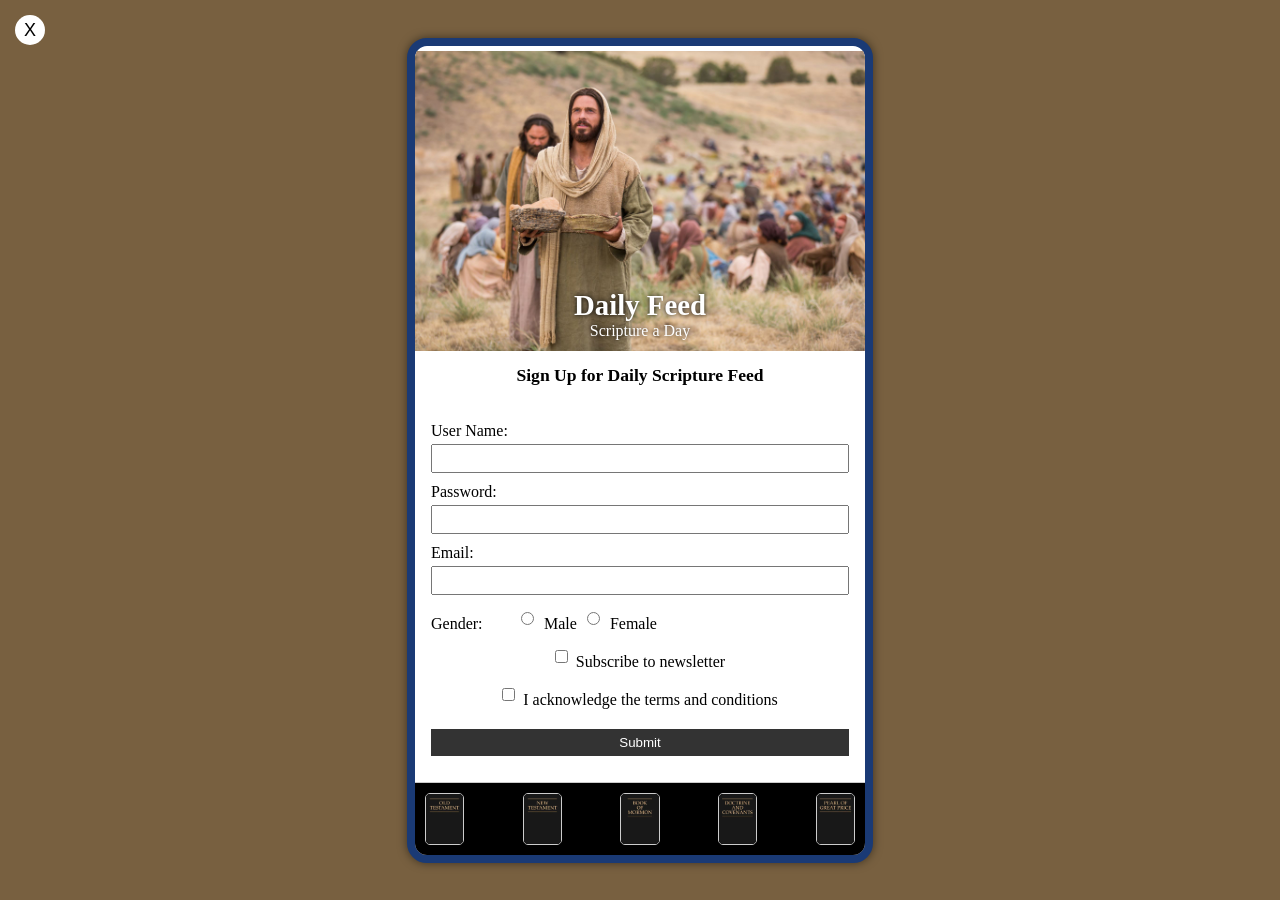
<file: ice/signup/signup/signup.html>
<!DOCTYPE html>
<html lang="en">

<head>
    <meta charset="UTF-8">
    <meta name="viewport" content="width=device-width, initial-scale=1.0">
    <title>Daily Feed Sign Up</title>

    <style>
        * {
            margin: 0;
        }

        body {
            background: rgb(120, 96, 64);
            font-family: georgia, serif;
            display: flex;
            justify-content: center;
            align-items: center;
            height: 100vh;
        }

        #formContainer {
            background: white;
            border-radius: 20px;
            border: 8px solid #1a3a75;
            overflow: hidden;
            width: 450px;
            box-shadow: 0 0 10px rgba(0, 0, 0, 0.5);
            max-height: 90vh;
            display: flex; 
            flex-direction: column;
            overflow-y: auto;
        }

        .header {
            position: relative;
            text-align: center;
            padding-top: 5px;
        }

        .header img {
            width: 100%;
            height: auto;
        }

        #closeBtn {
            position: absolute;
            top: 15px;
            left: 15px;
            background: white;
            border: none;
            font-size: 18px;
            border-radius: 50%;
            width: 30px;
            height: 30px;
            cursor: pointer;
            z-index: 2;
        }

        .header-text {
            position: absolute;
            bottom: 15px;
            width: 100%;
            color: white;
            text-shadow: 0 0 5px black;
        }

        .header-text h1 {
            margin: 0;
            font-size: 1.8rem;
        }

        .header-text p {
            font-size: 1rem;
            margin: 0;
        }

        form {
            padding: 1rem;
        }

        form label {
            display: block;
            margin-top: 10px;
        }

        form input[type="text"], form input[type="password"], form input[type="email"] {
            width: 100%;
            padding: 5px;
            margin-top: 4px;
            box-sizing: border-box;
        }

        form section {
            margin-top: 10px;
        }

        form button[type="submit"] {
            margin-top: 10px;
            width: 100%;
            padding: 6px;
            background-color: #333;
            color: white;
            border: none;
            cursor: pointer;
        }
        
        .footer-nav {
            display: flex;
            justify-content: space-between;
            background: black;
            padding: 10px;
            border-top: 1px solid #ccc;
        }

        .footer-nav img {
            height: 50px;
            width: auto;
            border: 1px solid #ccc;
            border-radius: 5px;
            cursor: pointer;
        }

        h3 {
            text-align: center;
            font-size: 1.1rem;
            margin-top: 10px;
        }

        .header + h3 {
            margin-bottom: 10px;
        }

        form section:last-of-type {
            margin-bottom: 10px;
        }

        .form-row {
            display: flex;
            align-items: center;
            margin-top: 10px;
        }

        .form-row > label {
            width: 80px;
            margin-right: 10px;
            white-space: nowrap;
        }

        .inline-options {
            display: flex;
            align-items: center;
            gap: 10px;
        }

        .checkbox-row {
            display: flex;
            align-items: center;
            justify-content: center;
            gap: 8px;
            margin-top: 10px;
            text-align: center;
        }
    </style>




</head>

<body>
    <div id="formContainer">
        <div class="header">
            <img src="images/jesus_feeds_5000.jpeg" alt="jesus_feeds_5000">
            <div class="header-text">
                <h1>Daily Feed</h1>
                <p>Scripture a Day</p>    
            </div>
        </div>
        
        <h3>Sign Up for Daily Scripture Feed</h3>
        <button type="button" id="closeBtn">X</button>

        <form id="myForm">
            <label for="username">User Name:</label>
            <input type="text" id="username" name="username" required>

            <label for="password">Password:</label>
            <input type="password" id="password" name="password" required>

            <label for="email">Email:</label>
            <input type="email" id="email" name="email" required>
            
            <div class="form-row">
                <label for="gender">Gender:</label>
            <div class="inline-options">
                <input type="radio" id="male" name="gender" value="male" required>
                <label for="male">Male</label>
                <input type="radio" id="female" name="gender" value="female" required>
                <label for="female">Female</label>
            </div>
        </div>

            <section>
                <div class="checkbox-row">
                <input type="checkbox" id="newsletter" name="newsletter">
                <label for="newsletter">Subscribe to newsletter</label>
                </div>
            </section>

            <section>
                <div class="checkbox-row">
                <input type="checkbox" id="conditions" name="conditions" required>
                <label for="conditions">I acknowledge the terms and conditions</label>
                </div>
            </section>

            <section>
                <button type="submit">Submit</button>
            </section>
        </form>

        <div class="footer-nav">
            <img src="images/old_testament.webp" alt="Old Testament">
            <img src="images/new_testament.webp" alt="New Testament">
            <img src="images/book_of_mormon.webp" alt="Book of Mormon">
            <img src="images/doctrine_and_covenants.webp" alt="Doctrine and Covenants">
            <img src="images/pearl_of_great_price.webp" alt="Pearl of Great Price">
        </div>
    </div>

    <div id="output"></div>

    <script>
        // Here is some Javascript to start looking forward to wdd131
        document.getElementById("closeBtn").addEventListener("click", function () {
            document.getElementById("formContainer").style.display = "none";
         });
        const form = document.getElementById('myForm');
        const output = document.getElementById('output');

        form.addEventListener('submit', function (event) {
            event.preventDefault(); // Stop form from actually submitting

            const formData = new FormData(form);
            const entries = [];

            for (const [key, value] of formData.entries()) {
                if (key == "password") {
                    entries.push(`<strong>${key}</strong>: ${value} (you should probably encrypt the password)`);
                } else {
                    entries.push(`<strong>${key}</strong>: ${value}`);
                }
            }

            output.innerHTML = `
            <br>  
            <h3>Here is the data that would be sent to the server:</h3>
            <ul>
                ${entries.map(item => `<li>${item}</li>`).join('')}
            </ul>
            `;
                });
    </script>

</body>

</html>
</file>
<file: ice/fathersday/fathersday/styles/styles.css>
* {
    margin: 0;
    padding: 0;
    box-sizing: border-box;
}

body {
    font-family: 'segoe UI', tahoma, Geneva, Verdana, sans-serif;
    background: linear-gradient(to bottom right, #f0f8ff, #d1e7dd);
    color: #333;
    line-height: 1.6;
}

#wrapper {
    max-width: 900px;
    margin: 30px auto;
    padding: 20px;
    background-color: white;
    border-radius: 16px;
    box-shadow: 0 4px 12px rgba(0, 0, 0, 0.1);
}

header {
    background-color: #007b83;
    padding: 15px 0;
    border-radius: 12px 12px 0 0;
}

nav ul {
    list-style: none;
    display: flex;
    justify-content: space-around;
    color: white;
    font-weight: bold;
}

nav li {
    cursor: pointer;
    transition: transform 0.2s ease;
}

nav li:hover {
    transform: scale(1.1);
}

main {
    padding: 20px;
}

h1 {
    text-align: center;
    color: #007b83;
    margin-bottom: 20px;
    font-size: 2.5em;
}

img {
    display: block;
    max-width: 100%;
    height: auto;
    margin: 0 auto 30px auto;
    border-radius: 12px;
}

section {
    margin-bottom: 30px;
    background-color: #f8f9fa;
    padding: 15px 20px;
    border-left: 6px solid #007b83;
    border-radius: 8px;
}

h2 {
    color: #007b83;
    margin-bottom: 10px;
}

footer {
    text-align: center;
    padding: 15px;
    background-color: #007b83;
    color: white;
    border-radius: 0 0 12px 12px;
    font-size: 1em;
}
</file>
<file: ice/positioning/positionstyles.css>
/* CSS - Name: "positionstyles.css" */
/* Activity 1 styles */
.content1 {
  /* This is the parent of the activity 1 boxes. */
  display: grid;
  grid-template-columns: 1fr 1fr;
  justify-items: center;
  gap: 20px;
}
.red1 { 
  width: 100%; 
  height: 100px; 
  background-color: red; 
  grid-column: 1 / 3;
} 
.green1 {
  width: 200px; 
  height: 200px; 
  background-color: green; 
} 
.yellow1 {
  width: 200px; 
  height: 200px; 
  background-color: gold; 
} 
.blue1 {
  width: 100%; 
  height: 100px; 
  background-color: blue;
  grid-column: 1 / 3;
} 
/* Activity 2 styles */ 
.content2 {
  /* This is the parent of the activity 2 boxes. */
  display: grid;
  grid-template-columns: 50px 50px 50px 50px 50px;
  grid-template-rows: 50px 50px 50px 50px 50px;
}
.red2 {
  width: 100px; 
  height: 100px; 
  background-color: red; 
  grid-column: 1;
  grid-row: 1;
} 
.green2 { 
  width: 100px; 
  height: 100px; 
  background-color: green; 
  grid-column: 2;
  grid-row: 2;
} 
.yellow2 {
  width: 100px; 
  height: 100px; 
  background-color: gold; 
  grid-column: 3;
  grid-row: 3;
} 
.blue2 {
  width: 100px; 
  height: 100px; 
  background-color: blue; 
  grid-column: 4;
  grid-row: 4;
} 
/* Activity 3 styles */ 
.content3 {
  /* This is the parent of the activity 3 boxes. */
  display: grid;
  grid-template-columns: 1fr 1fr;
  grid-template-rows: auto auto auto;
  grid-column-gap: 20px;
  grid-column: 20px;
}
.red3 {
  width: 100%; 
  height: 100px; 
  background-color: red; 
  grid-column: 1 / 3;
} 
.green3 {
  width: 100%; 
  height: 200px; 
  background-color: green;
  grid-column: 1;
} 
.yellow3 {
  width: 100%; 
  height: 200px; 
  background-color: gold; 
  grid-column: 2;
} 
.blue3 {
  width: 100%;
  height: 100px; 
  background-color: blue;
  grid-column: 1 / 3;
} 
/* Activity 4 styles */ 
.content4 {
  /* This is the parent of the activity 4 boxes. */
  display: grid;
  grid-template-columns: 1fr 1fr;
  grid-template-rows: 1fr 1fr 1fr;
  height: 400px;
}
.red4 {
  width: 100%; 
  height: 450px; 
  background-color: red; 
  grid-column: 1;
  grid-row: 1 / 4;
} 
.green4 {
  width: 100%; 
  height: 150px; 
  background-color: green; 
  grid-column: 2;
  grid-row: 1;
} 
.yellow4 {
  width: 100%; 
  height: 150px; 
  background-color: gold; 
  grid-column: 2;
  grid-row: 2;
} 
.blue4 {
  width: 100%; 
  height: 150px; 
  background-color: blue; 
  grid-column: 2;
  grid-row: 3;
} 
/* Activity 5 styles */ 
.content5 {
  /* This is the parent of the activity 5 boxes. */
  height: 400px;
}
.red5 { 
  width: 100%; 
  height: 100px; 
  background-color: red; 
  margin-bottom: 10px;
} 
.green5 { 
  width: 200px; 
  height: 200px; 
  background-color: green; 
  float: left;
  margin: 0 20px 20px 0;
} 
.yellow5 {
  width: calc(100% - 220px);  
  background-color: gold; 
  box-sizing: border-box;
  padding: 10px;
  overflow: hidden;
  margin-top: 10px;
} 
.blue5 {
  width: 100%; 
  height: 100px; 
  background-color: blue; 
  margin-top: 10px;
} 
/* Activity 6 styles */ 
.content6 {
  /* This is the parent of the activity 6 boxes. */
  display: grid;
  grid-template-columns: repeat(6, 100px);
  grid-template-rows: repeat(6, 100px);
  gap: 0px;
}
.red6 {
  width: 100%; 
  height: 100%; 
  background-color: red; 
  grid-column: 1 / 5;
  grid-row: 1 / 3;
  z-index: 1;
} 
.green6 {
  width: 100%; 
  height: 100%; 
  background-color: green;
  grid-column: 1 / 3; 
  grid-row: 5 / 7;
  z-index: 4;
} 
.yellow6 {
  width: 100%; 
  height: 100%; 
  background-color: gold; 
  grid-column: 5 / 7;
  grid-row: 3 / 7;
  z-index: 4;
} 
.blue6 {
  width: 100%; 
  height: 100%; 
  background-color: blue; 
  grid-column: 2 / 6;
  grid-row: 2 / 6;
  z-index: 3;
} 


/* Do not make any changes below here */
.activity {
  width: 70%; 
  margin: 20px auto; 
  font-family: Arial, sans-serif; 
  border: 1px solid black; 
  padding: 10px; 
  clear:both; 
  overflow: auto;
} 

.hint {
  border: 1px solid grey;
  background: #e0e0e0;
  padding: .5em;
  position: relative;
  margin: 1em 0;
}
.hint h3 {
  margin: 0;
}
.hint:hover {
  background: #d0d0d0;
}
.hint > div {
  display: none;
}

.hint input[type=checkbox] {
  position: absolute;
  width: 100%;
  height: 100%;
  opacity: 0;
  z-index: 1;
  cursor: pointer;
}

.hint input[type=checkbox]:checked ~ div {
  display: block;
}

.hint i {
  position: absolute;
  transform: translate(-6px, 0);
  margin-top: 16px;
  right: 10px;
  top: -3px;
}
.hint i:before, .hint i:after {
  content: "";
  position: absolute;
  background-color: black;
  width: 3px;
  height: 9px;
}
.hint i:before {
  transform: translate(2px, 0) rotate(45deg);
}
.hint i:after {
  transform: translate(-2px, 0) rotate(-45deg);
}

.hint input[type=checkbox]:checked ~ i:before {
  transform: translate(-2px, 0) rotate(45deg);
}
.hint input[type=checkbox]:checked ~ i:after {
  transform: translate(2px, 0) rotate(-45deg);
}
.hint a {
  position: relative;
  z-index: 1;
}
</file>
<file: ice/favorite_devo/favorite_devo/styles/styles.css>
body {
  margin: 0;
  height: 100%;
  font-family: Arial, sans-serif;
  background: linear-gradient(to bottom, #d3d3d3, #001f3f);
  background-repeat: no-repeat; /* Just in case */
  background-attachment: fixed;
}

.container {
  text-align: center;
}

.header {
  padding: 20px 0;
}

.header-image {
  background-image: url('../images/icenter.png'); /* Replace with your image */
  background-repeat: no-repeat;
  background-position: center;
  height: 150px;
  display: flex;
  flex-direction: column;
  justify-content: center;
  color: white;

}

.header-image h1 {
  margin: 0;
  line-height: 0.9;
    font-size: 3.5em;
  font-weight: bold;
  text-shadow: 2px 2px 4px rgba(0, 0, 0, 0.7);
  background: #00000055;
}

.content-box {
  background-color: white;
  margin: 30px auto;
  width: 90%;
  max-width: 900px;
  padding: 40px;
  box-shadow: 5px 5px 0px black;
  min-height: 400px;
}

.table {
  width: 100%;
  border-collapse: collapse;
  margin-bottom: 20px;
  background-color: #ffffff;
  color: #000;
  margin: 0 auto;
  max-width: 800px;
}

.th, td {
  border: 1px solid #ccc;
  padding: 10px;
  text-align: left;
}

.form {
  margin: 0 auto;
  background-color: #f4f4f4;
  padding: 15px;
  border-radius: 10px;
  max-width: 600px;
  text-align: left;
}

.form label {
  display: block;
  margin-top: 10px;
}

.form input {
  width: 100%;
  padding: 8px;
  margin-top: 5px;
}

.form button {
  margin-top: 15px;
  padding: 10px 15px;
  background-color: #007acc;
  color: white;
  border: none;
  border-radius: 5px;
}
</file>
